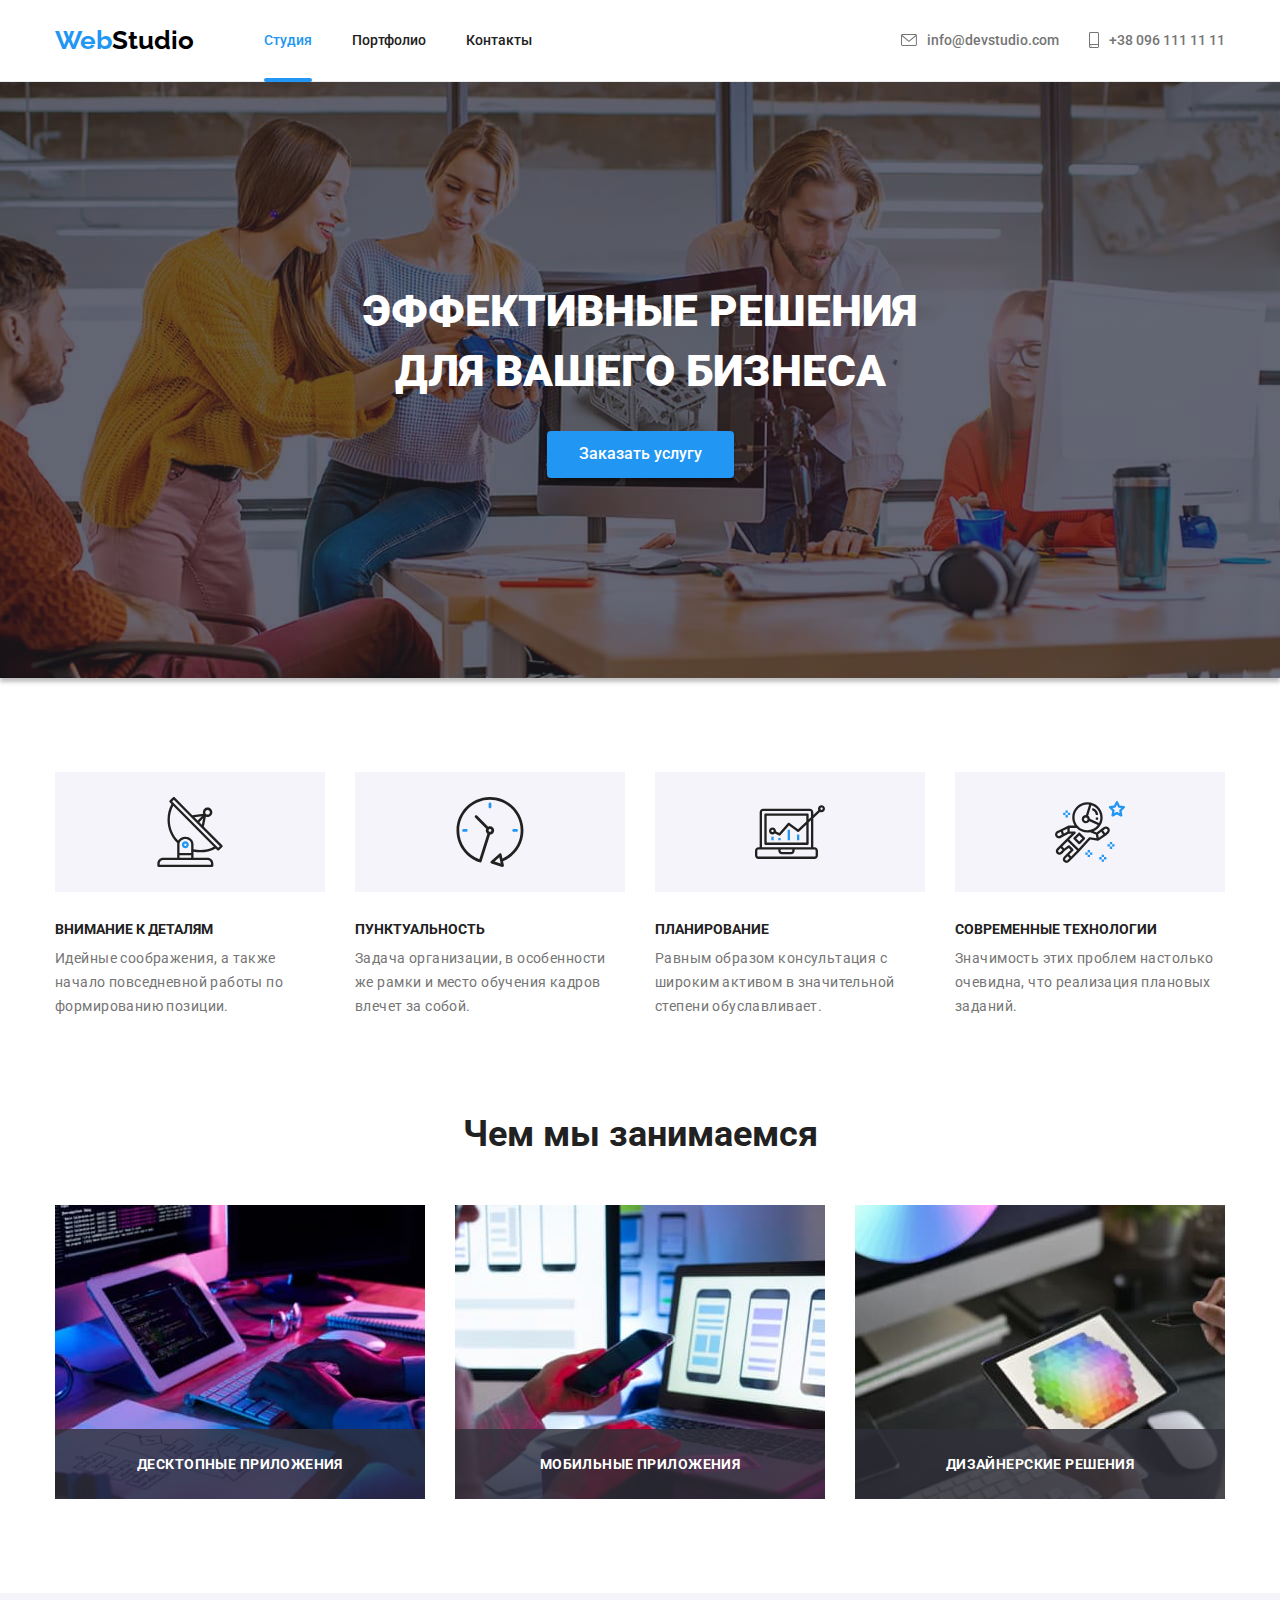
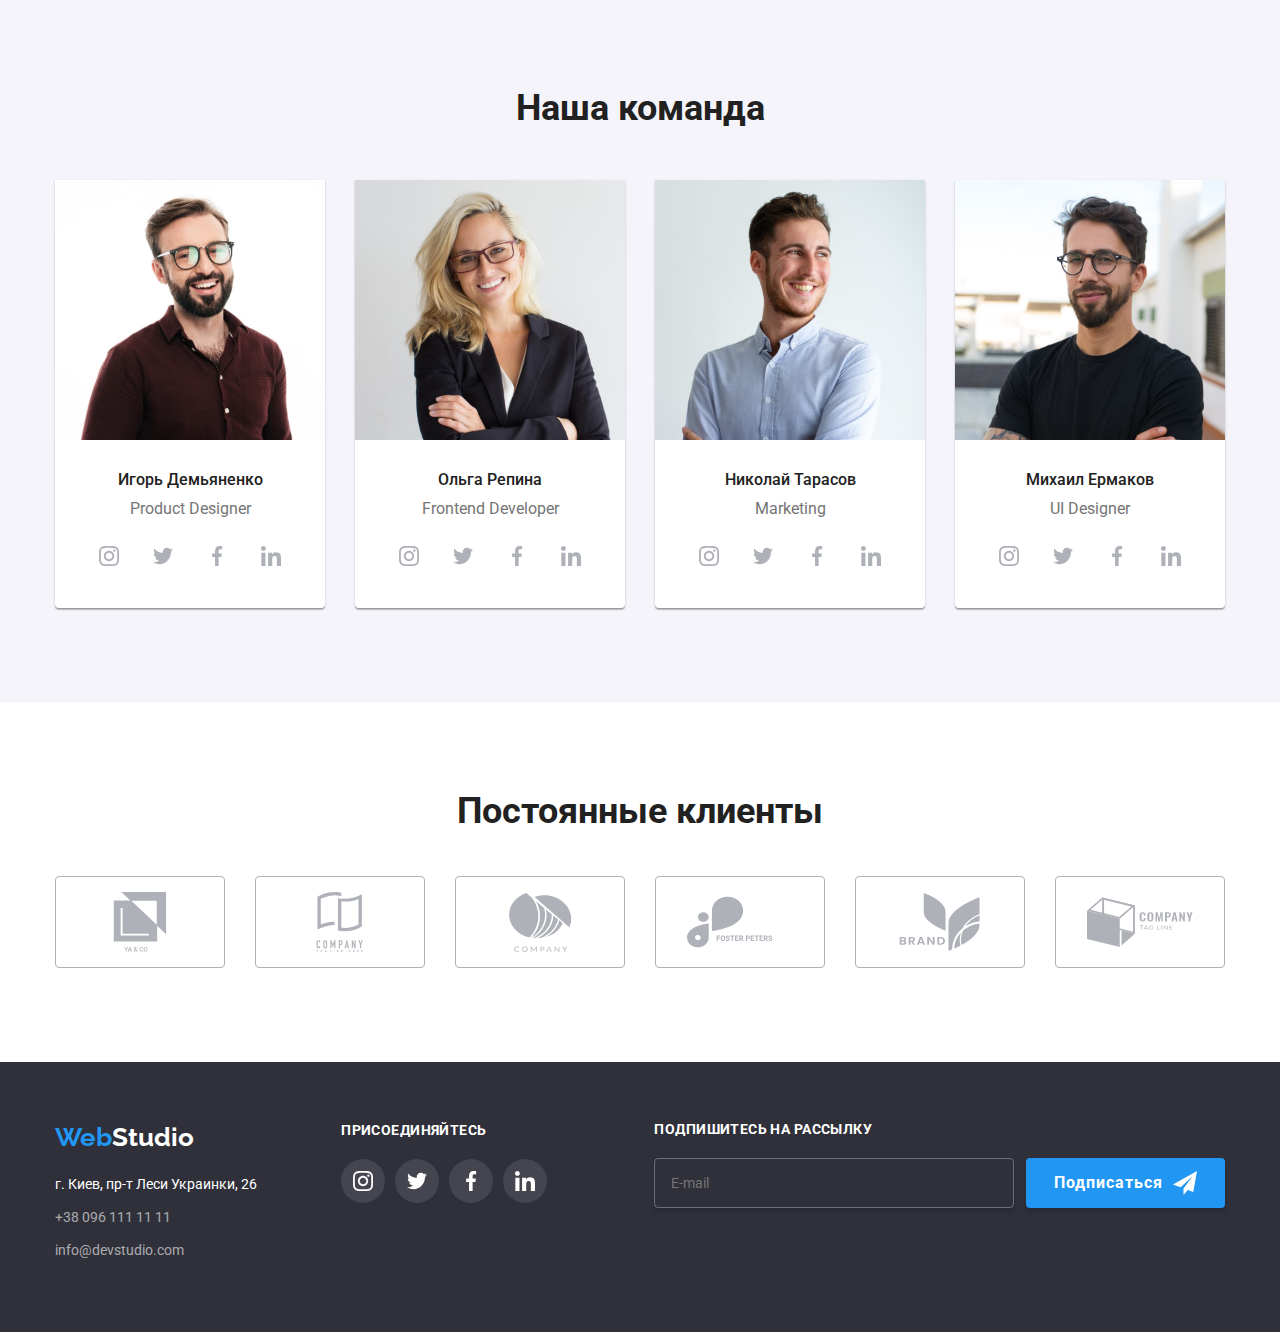
<file: index.html>
<!DOCTYPE html>
<html lang="en">
  <head>
    <meta charset="UTF-8" />
    <meta http-equiv="X-UA-Compatible" content="IE=edge" />
    <meta name="viewport" content="width=device-width, initial-scale=1.0" />

    <title>Студия</title>

    <link rel="preconnect" href="https://fonts.googleapis.com" />
    <link rel="preconnect" href="https://fonts.gstatic.com" crossorigin />
    <link
      href="https://fonts.googleapis.com/css2?family=Raleway:wght@700&family=Roboto:wght@400;500;700;900&display=swap"
      rel="stylesheet"
    />
    <link rel="stylesheet" href="./css/main.min.css" />
  </head>
  <body>
    <header class="header">
      <div class="container">
        <nav class="nav">
          <a href="./index.html" class="logo"
            ><span class="logo-accent">Web</span>Studio</a
          >
          <ul class="site-nav">
            <li class="site-nav__unit nav-unit">
              <a class="current" href="./index.html">Студия</a>
            </li>
            <li class="site-nav__unit">
              <a href="./portfolio.html">Портфолио</a>
            </li>
            <li class="site-nav__unit"><a href="#">Контакты</a></li>
          </ul>
        </nav>
        <ul class="header-contacts">
          <li class="header-contacts__unit">
            <a
              class="header-contacts__link mail"
              href="mailto:info@devstudio.com"
            >
              <svg class="header-contacts__icon" width="16" height="12">
                <use href="images/index/icons.svg#icon-envelope"></use>
              </svg>
              info@devstudio.com</a
            >
          </li>
          <li class="header-contacts__unit">
            <a class="header-contacts__link tel" href="tel:+380961111111">
              <svg class="header-contacts__icon" width="10" height="16">
                <use href="images/index/icons.svg#icon-smartphone"></use>
              </svg>
              +38 096 111 11 11</a
            >
          </li>
        </ul>
      </div>
    </header>

    <main>
      <section class="business-solutions section">
        <div class="container">
          <h1 class="business-solutions__main-header">
            Эффeктивные решения<br />для вашего бизнеса
          </h1>
          <button
            class="business-solutions__main-button button"
            type="button"
            data-modal-open
          >
            Заказать услугу
          </button>
        </div>
      </section>

      <section class="ocupation section">
        <div class="container">
          <h2 class="visually-hidden title">Род занятий</h2>
          <ul class="ocupation-list">
            <li class="ocupation-list__unit">
              <div class="ocupation-list__svg">
                <svg>
                  <use href="./images/index/icons.svg#icon-antenna"></use>
                </svg>
              </div>
              <h3 class="ocupation-list__title title">внимание к деталям</h3>
              <p class="text">
                Идейные соображения, а также начало повседневной работы по
                формированию позиции.
              </p>
            </li>
            <li class="ocupation-list__unit">
              <div class="ocupation-list__svg">
                <svg>
                  <use href="./images/index/icons.svg#icon-clock"></use>
                </svg>
              </div>
              <h3 class="ocupation-list__title title">пунктуальность</h3>
              <p class="text">
                Задача организации, в особенности же рамки и место обучения
                кадров влечет за собой.
              </p>
            </li>
            <li class="ocupation-list__unit">
              <div class="ocupation-list__svg">
                <svg>
                  <use href="./images/index/icons.svg#icon-diagram"></use>
                </svg>
              </div>
              <h3 class="ocupation-list__title title">плaнирование</h3>
              <p class="text">
                Равным образом консультация с широким активом в значительной
                степени обуславливает.
              </p>
            </li>
            <li class="ocupation-list__unit">
              <div class="ocupation-list__svg">
                <svg>
                  <use href="./images/index/icons.svg#icon-astronaut"></use>
                </svg>
              </div>
              <h3 class="ocupation-list__title title">
                современные технологии
              </h3>
              <p class="text">
                Значимость этих проблем настолько очевидна, что реализация
                плановых заданий.
              </p>
            </li>
          </ul>
        </div>
      </section>
      <section class="ocupation-pics section">
        <div class="container">
          <h2 class="title">Чем мы занимаемся</h2>
          <ul class="ocupation-pics-block">
            <li>
              <div class="ocupation-pics-block__unit">
                <img
                  src="./images/index/boxone.jpg"
                  alt="working process"
                  width="370"
                />
                <p>Десктопные приложения</p>
              </div>
            </li>
            <li>
              <div class="ocupation-pics-block__unit">
                <img
                  src="./images/index/boxtwo.jpg"
                  alt="working process"
                  width="370"
                />
                <p>Мобильные приложения</p>
              </div>
            </li>
            <li>
              <div class="ocupation-pics-block__unit">
                <img
                  src="./images/index/boxthree.jpg"
                  alt="working process"
                  width="370"
                />
                <p>Дизайнерские решения</p>
              </div>
            </li>
          </ul>
        </div>
      </section>

      <section class="team section">
        <div class="container">
          <h2 class="title">Наша команда</h2>
          <ul class="team-list">
            <li class="team-list__unit">
              <img src="./images/index/unitone.jpg" alt="worker" width="270" />
              <div class="team-list__box">
                <h3 class="title team-list__unit-name">Игорь Демьяненко</h3>
                <p class="team-list__position">Product Designer</p>
                <ul class="hot-links">
                  <li class="hot-links__unit">
                    <a href="" class="hot-links__icon-link">
                      <svg class="hot-links__svg">
                        <use
                          href="./images/index/icons.svg#icon-instagram"
                        ></use>
                      </svg>
                    </a>
                  </li>
                  <li class="hot-links__unit">
                    <a href="" class="hot-links__icon-link">
                      <svg class="hot-links__svg">
                        <use href="./images/index/icons.svg#icon-twitter"></use>
                      </svg>
                    </a>
                  </li>
                  <li class="hot-links__unit">
                    <a href="" class="hot-links__icon-link">
                      <svg class="hot-links__svg">
                        <use
                          href="./images/index/icons.svg#icon-facebook"
                        ></use>
                      </svg>
                    </a>
                  </li>
                  <li class="hot-links__unit">
                    <a href="" class="hot-links__icon-link">
                      <svg class="hot-links__svg">
                        <use
                          href="./images/index/icons.svg#icon-linkedin"
                        ></use>
                      </svg>
                    </a>
                  </li>
                </ul>
              </div>
            </li>
            <li class="team-list__unit">
              <img src="./images/index/unittwo.jpg" alt="worker" width="270" />
              <div class="team-list__box">
                <h3 class="title team-list__unit-name">Ольга Репина</h3>
                <p class="team-list__position">Frontend Developer</p>
                <ul class="hot-links">
                  <li class="hot-links__unit">
                    <a href="" class="hot-links__icon-link">
                      <svg class="hot-links__svg">
                        <use
                          href="./images/index/icons.svg#icon-instagram"
                        ></use>
                      </svg>
                    </a>
                  </li>
                  <li class="hot-links__unit">
                    <a href="" class="hot-links__icon-link">
                      <svg class="hot-links__svg">
                        <use href="./images/index/icons.svg#icon-twitter"></use>
                      </svg>
                    </a>
                  </li>
                  <li class="hot-links__unit">
                    <a href="" class="hot-links__icon-link">
                      <svg class="hot-links__svg">
                        <use
                          href="./images/index/icons.svg#icon-facebook"
                        ></use>
                      </svg>
                    </a>
                  </li>
                  <li class="hot-links__unit">
                    <a href="" class="hot-links__icon-link">
                      <svg class="hot-links__svg">
                        <use
                          href="./images/index/icons.svg#icon-linkedin"
                        ></use>
                      </svg>
                    </a>
                  </li>
                </ul>
              </div>
            </li>
            <li class="team-list__unit">
              <img
                src="./images/index/unitthree.jpg"
                alt="worker"
                width="270"
              />
              <div class="team-list__box">
                <h3 class="title team-list__unit-name">Николай Тарасов</h3>
                <p class="team-list__position">Marketing</p>
                <ul class="hot-links">
                  <li class="hot-links__unit">
                    <a href="" class="hot-links__icon-link">
                      <svg class="hot-links__svg">
                        <use
                          href="./images/index/icons.svg#icon-instagram"
                        ></use>
                      </svg>
                    </a>
                  </li>
                  <li class="hot-links__unit">
                    <a href="" class="hot-links__icon-link">
                      <svg class="hot-links__svg">
                        <use href="./images/index/icons.svg#icon-twitter"></use>
                      </svg>
                    </a>
                  </li>
                  <li class="hot-links__unit">
                    <a href="" class="hot-links__icon-link">
                      <svg class="hot-links__svg">
                        <use
                          href="./images/index/icons.svg#icon-facebook"
                        ></use>
                      </svg>
                    </a>
                  </li>
                  <li class="hot-links__unit">
                    <a href="" class="hot-links__icon-link">
                      <svg class="hot-links__svg">
                        <use
                          href="./images/index/icons.svg#icon-linkedin"
                        ></use>
                      </svg>
                    </a>
                  </li>
                </ul>
              </div>
            </li>
            <li class="team-list__unit">
              <img src="./images/index/unitfour.jpg" alt="worker" width="270" />
              <div class="team-list__box">
                <h3 class="title team-list__unit-name">Михаил Ермаков</h3>
                <p class="team-list__position">UI Designer</p>
                <ul class="hot-links">
                  <li class="hot-links__unit">
                    <a href="" class="hot-links__icon-link">
                      <svg class="hot-links__svg">
                        <use
                          href="./images/index/icons.svg#icon-instagram"
                        ></use>
                      </svg>
                    </a>
                  </li>
                  <li class="hot-links__unit">
                    <a href="" class="hot-links__icon-link">
                      <svg class="hot-links__svg">
                        <use href="./images/index/icons.svg#icon-twitter"></use>
                      </svg>
                    </a>
                  </li>
                  <li class="hot-links__unit">
                    <a href="" class="hot-links__icon-link">
                      <svg class="hot-links__svg">
                        <use
                          href="./images/index/icons.svg#icon-facebook"
                        ></use>
                      </svg>
                    </a>
                  </li>
                  <li class="hot-links__unit">
                    <a href="" class="hot-links__icon-link">
                      <svg class="hot-links__svg">
                        <use
                          href="./images/index/icons.svg#icon-linkedin"
                        ></use>
                      </svg>
                    </a>
                  </li>
                </ul>
              </div>
            </li>
          </ul>
        </div>
      </section>
      <section class="constant-clients section">
        <div class="container">
          <h2 class="constant-clients__header title">Постоянные клиенты</h2>
          <ul class="constant-clients-list">
            <li class="constant-clients-list__unit">
              <a href="" class="constant-clients-list__companies">
                <svg>
                  <use href="images/index/icons.svg#icon-group1"></use>
                </svg>
              </a>
            </li>
            <li class="constant-clients-list__unit">
              <a href="" class="constant-clients-list__companies">
                <svg>
                  <use href="images/index/icons.svg#icon-group2"></use>
                </svg>
              </a>
            </li>
            <li class="constant-clients-list__unit">
              <a href="" class="constant-clients-list__companies">
                <svg>
                  <use href="images/index/icons.svg#icon-group3"></use>
                </svg>
              </a>
            </li>
            <li class="constant-clients-list__unit">
              <a href="" class="constant-clients-list__companies">
                <svg>
                  <use href="images/index/icons.svg#icon-group4"></use>
                </svg>
              </a>
            </li>
            <li class="constant-clients-list__unit">
              <a href="" class="constant-clients-list__companies">
                <svg>
                  <use href="images/index/icons.svg#icon-group5"></use>
                </svg>
              </a>
            </li>
            <li class="constant-clients-list__unit">
              <a href="" class="constant-clients-list__companies">
                <svg>
                  <use href="images/index/icons.svg#icon-group6"></use>
                </svg>
              </a>
            </li>
          </ul>
        </div>
      </section>
    </main>

    <footer class="footer">
      <div class="container">
        <div class="left-footer">
          <a href="./index.html" class="logo"
            ><span class="logo-accent">Web</span>Studio</a
          >
          <address>
            <ul class="footer-contacts">
              <li>
                <a class="footer-contacts__map-mark" href="#"
                  >г. Киев, пр-т Леси Украинки, 26</a
                >
              </li>
              <li>
                <a class="footer-contacts__tel contact" href="tel:+380961111111"
                  >+38 096 111 11 11</a
                >
              </li>
              <li>
                <a
                  class="footer-contacts__mail contact"
                  href="mailto:info@devstudio.com"
                  >info@devstudio.com</a
                >
              </li>
            </ul>
          </address>
        </div>
        <div class="footer__join">
          <span>присоединяйтесь</span>
          <ul class="hot-links">
            <li class="hot-links__unit">
              <a href="" class="hot-links__icon-link">
                <svg class="hot-links__svg">
                  <use href="./images/index/icons.svg#icon-instagram"></use>
                </svg>
              </a>
            </li>
            <li class="hot-links__unit">
              <a href="" class="hot-links__icon-link">
                <svg class="hot-links__svg">
                  <use href="./images/index/icons.svg#icon-twitter"></use>
                </svg>
              </a>
            </li>
            <li class="hot-links__unit">
              <a href="" class="hot-links__icon-link">
                <svg class="hot-links__svg">
                  <use href="./images/index/icons.svg#icon-facebook"></use>
                </svg>
              </a>
            </li>
            <li class="hot-links__unit">
              <a href="" class="hot-links__icon-link">
                <svg class="hot-links__svg">
                  <use href="./images/index/icons.svg#icon-linkedin"></use>
                </svg>
              </a>
            </li>
          </ul>
        </div>
        <div class="subscribe">
          <form class="subscribe__form">
            <h2 class="subscribe__header">Подпишитесь на рассылку</h2>
            <div class="subscribe__wrapper">
              <input
                type="mail"
                class="subscribe__input"
                placeholder="E-mail"
              />
              <button type="submit" class="subscribe__submit button">
                Подписаться
                <span class="telegramm-span">
                  <svg>
                    <use href="./images/index/icons.svg#icon-send"></use>
                  </svg>
                </span>
              </button>
            </div>
          </form>
        </div>
      </div>
    </footer>

    <div class="backdrop is-hidden" data-modal>
      <div class="modal">
        <button type="button" class="close-backdrop" data-modal-close>
          <span class="strange-span">
            <svg>
              <use href="./images/index/icons.svg#icon-close"></use>
            </svg>
          </span>
        </button>
        <form class="index-form">
          <h2 class="index-form__header title">
            Оставьте свои данные, мы вам перезвоним
          </h2>
          <label for="name">Имя</label>

          <div class="common-form">
            <input type="text" name="name" id="name" class="common-input" />
            <svg>
              <use href="./images/index/icons.svg#icon-person"></use>
            </svg>
          </div>

          <label for="tel">Телефон</label>
          <div class="common-form">
            <input type="tel" name="tel" id="tel" class="common-input" />
            <svg>
              <use href="./images/index/icons.svg#icon-phone"></use>
            </svg>
          </div>

          <label for="mail">Почта</label>
          <div class="common-form">
            <input type="email" name="mail" id="email" class="common-input" />
            <svg>
              <use href="./images/index/icons.svg#icon-email"></use>
            </svg>
          </div>

          <label for="comment">Комментарий</label>
          <textarea
            name="comment"
            id="comment"
            placeholder="Введите текст"
            class="common-input"
          ></textarea>
          <div class="index-checkbox-field">
            <label for="agreement" class="index-checkbox">
              <input
                type="checkbox"
                name="agreement"
                id="agreement"
                class="checkbox-itself"
              />
              Соглашаюсь с рассылкой и принимаю &nbsp
              <a href="" class="agreement-link"> Условия договора</a>
              <span class="agreement-check">
                <svg>
                  <use href="./images/index/icons.svg#icon-check"></use>
                </svg>
              </span>
            </label>
          </div>
          <button type="submit" class="index-form-button">Отправить</button>
        </form>
      </div>
    </div>
    <script src="./js/modal.js"></script>
  </body>
</html>
</file>
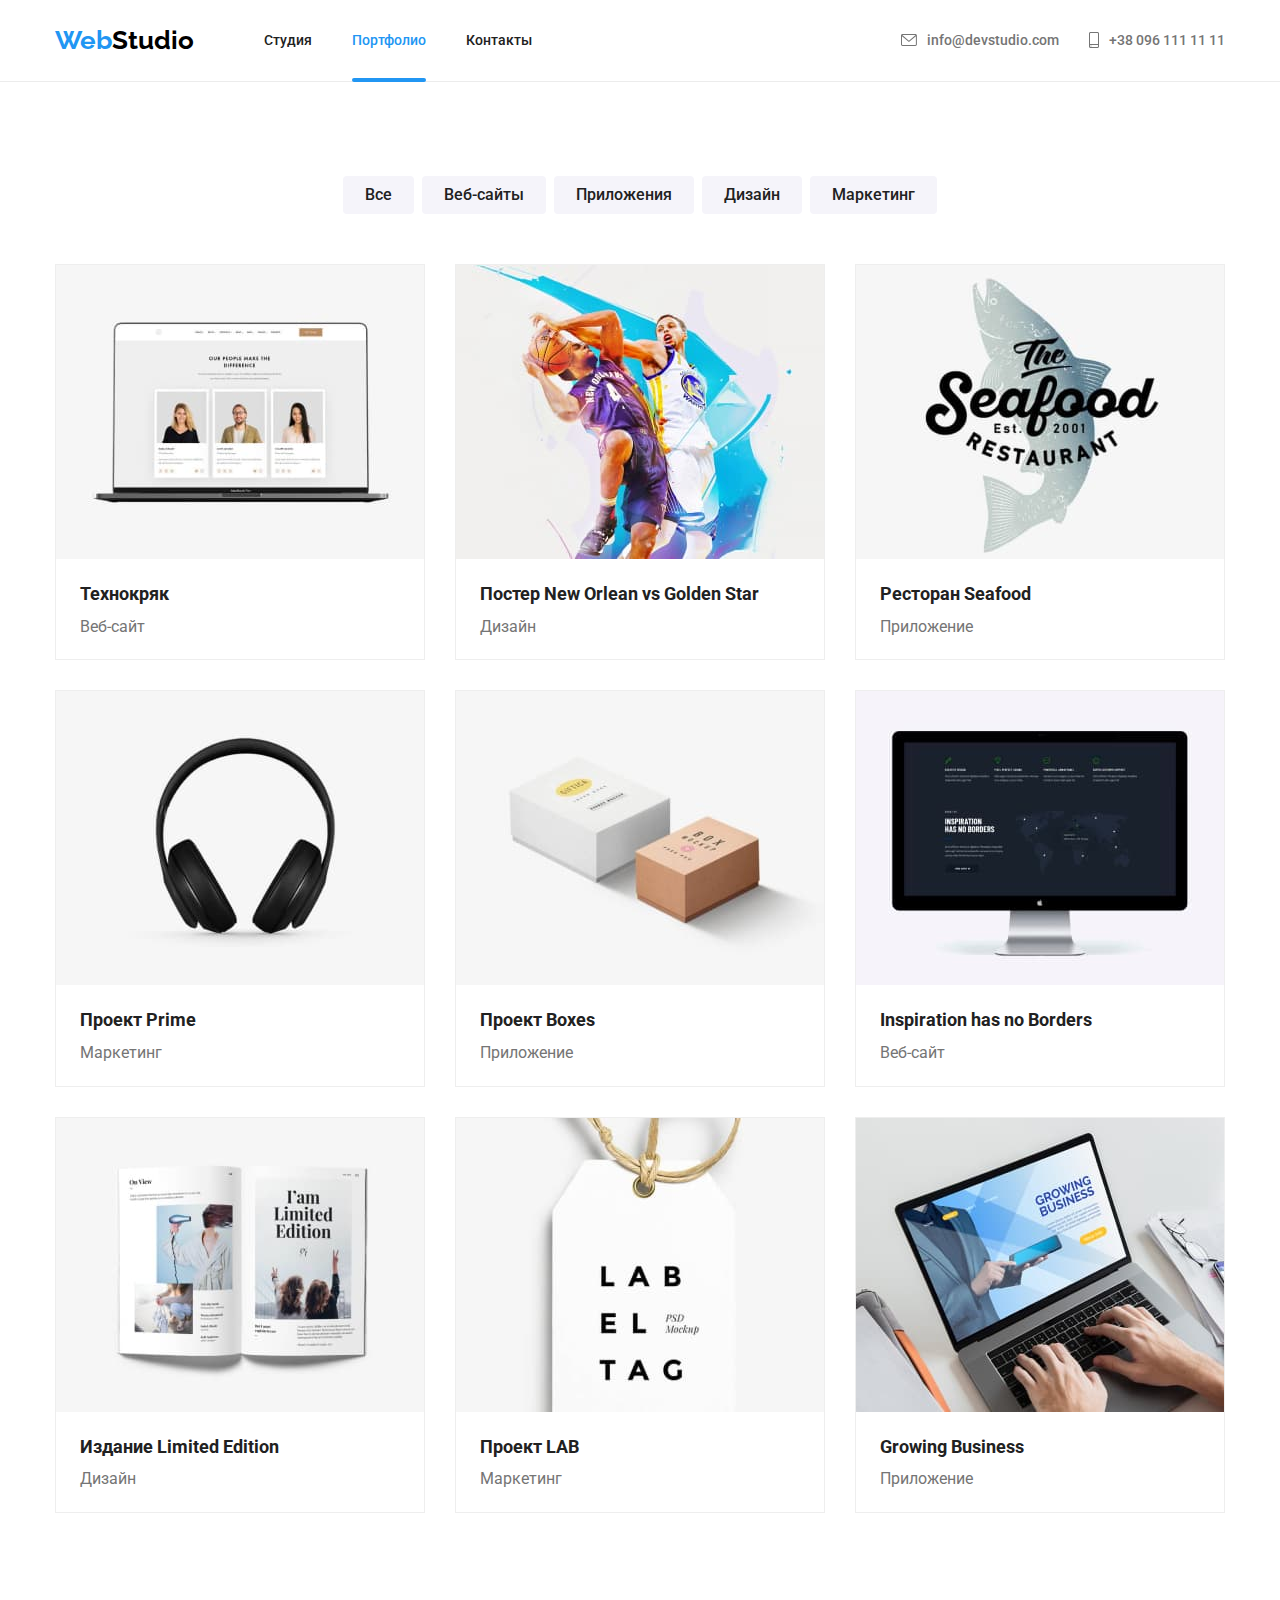
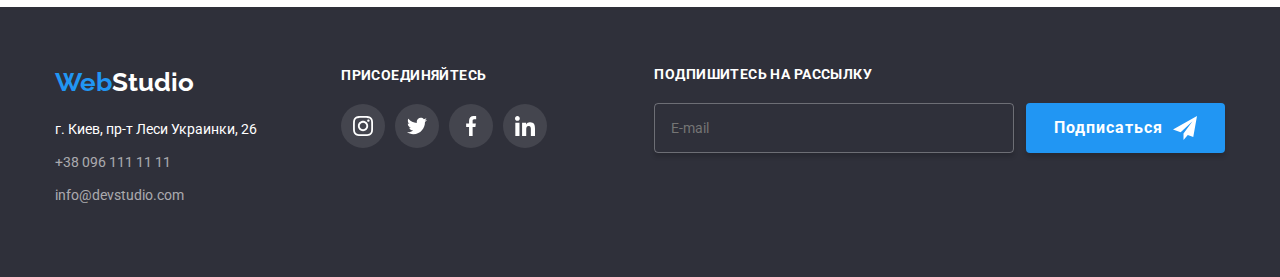
<file: portfolio.html>
<!DOCTYPE html>
<html lang="en">
  <head>
    <meta charset="UTF-8" />
    <meta http-equiv="X-UA-Compatible" content="IE=edge" />
    <meta name="viewport" content="width=device-width, initial-scale=1.0" />
    <title>Портфолио</title>
    <link rel="preconnect" href="https://fonts.googleapis.com" />
    <link rel="preconnect" href="https://fonts.gstatic.com" crossorigin />
    <link
      href="https://fonts.googleapis.com/css2?family=Raleway:wght@700&family=Roboto:wght@400;500;700;900&display=swap"
      rel="stylesheet"
    />

    <link rel="stylesheet" href="./css/main.min.css" />
  </head>
  <body>
    <header class="header">
      <div class="container">
        <nav class="nav">
          <a href="./index.html" class="logo"
            ><span class="logo-accent">Web</span>Studio</a
          >
          <ul class="site-nav">
            <li class="site-nav__unit nav-unit">
              <a href="./index.html">Студия</a>
            </li>
            <li class="site-nav__unit">
              <a class="current" href="./portfolio.html">Портфолио</a>
            </li>
            <li class="site-nav__unit"><a href="#">Контакты</a></li>
          </ul>
        </nav>
        <ul class="header-contacts">
          <li class="header-contacts__unit">
            <a
              class="header-contacts__link mail"
              href="mailto:info@devstudio.com"
            >
              <svg class="header-contacts__icon" width="16" height="12">
                <use href="images/index/icons.svg#icon-envelope"></use>
              </svg>
              info@devstudio.com</a
            >
          </li>
          <li class="header-contacts__unit">
            <a class="header-contacts__link tel" href="tel:+380961111111">
              <svg class="header-contacts__icon" width="10" height="16">
                <use href="images/index/icons.svg#icon-smartphone"></use>
              </svg>
              +38 096 111 11 11</a
            >
          </li>
        </ul>
      </div>
    </header>

    <main>
      <section class="filter section">
        <div class="container">
          <h1 class="visually-hidden">Filter</h1>
          <ul class="filter-buttons">
            <li><button type="button" class="button">Все</button></li>
            <li><button type="button" class="button">Веб-сайты</button></li>
            <li><button type="button" class="button">Приложения</button></li>
            <li><button type="button" class="button">Дизайн</button></li>
            <li><button type="button" class="button">Маркетинг</button></li>
          </ul>
          <ul class="filter-list">
            <li class="filter-list__list-unit">
              <div class="filter-list__unit-active">
                <img
                  src="./images/portfolio/imgone.jpg"
                  alt="notebook"
                  width="370"
                />
                <p class="filter-list__active-text">
                  Технокряк это современная площадка распространения
                  коронавируса. Компании используют эту платформу для цифрового
                  шпионажа и атак на защищённые сервера конкурентов.
                </p>
              </div>
              <div class="list-unit__content">
                <h2>Технокряк</h2>
                <p>Веб-сайт</p>
              </div>
            </li>
            <li class="filter-list__list-unit">
              <div class="filter-list__unit-active">
                <img
                  src="./images/portfolio/imgtwo.jpg"
                  alt="bascketball poster"
                  width="370"
                />
                <p class="filter-list__active-text">
                  Технокряк это современная площадка распространения
                  коронавируса. Компании используют эту платформу для цифрового
                  шпионажа и атак на защищённые сервера конкурентов.
                </p>
              </div>
              <div class="list-unit__content">
                <h2>Постер New Orlean vs Golden Star</h2>
                <p>Дизайн</p>
              </div>
            </li>
            <li class="filter-list__list-unit">
              <div class="filter-list__unit-active">
                <img
                  src="./images/portfolio/imgthree.jpg"
                  alt="seafood restaurant poster"
                  width="370"
                />
                <p class="filter-list__active-text">
                  Технокряк это современная площадка распространения
                  коронавируса. Компании используют эту платформу для цифрового
                  шпионажа и атак на защищённые сервера конкурентов.
                </p>
              </div>
              <div class="list-unit__content">
                <h2>Ресторан Seafood</h2>
                <p>Приложение</p>
              </div>
            </li>
            <li class="filter-list__list-unit">
              <div class="filter-list__unit-active">
                <img
                  src="./images/portfolio/imgfour.jpg"
                  alt="headphone"
                  width="370"
                />
                <p class="filter-list__active-text">
                  Технокряк это современная площадка распространения
                  коронавируса. Компании используют эту платформу для цифрового
                  шпионажа и атак на защищённые сервера конкурентов.
                </p>
              </div>
              <div class="list-unit__content">
                <h2>Проект Prime</h2>
                <p>Маркетинг</p>
              </div>
            </li>
            <li class="filter-list__list-unit">
              <div class="filter-list__unit-active">
                <img
                  src="./images/portfolio/imgfive.jpg"
                  alt="two boxes"
                  width="370"
                />
                <p class="filter-list__active-text">
                  Технокряк это современная площадка распространения
                  коронавируса. Компании используют эту платформу для цифрового
                  шпионажа и атак на защищённые сервера конкурентов.
                </p>
              </div>
              <div class="list-unit__content">
                <h2>Проект Boxes</h2>
                <p>Приложение</p>
              </div>
            </li>
            <li class="filter-list__list-unit">
              <div class="filter-list__unit-active">
                <img
                  src="images/portfolio/imgsix.jpg"
                  alt="monitor"
                  width="370"
                />
                <p class="filter-list__active-text">
                  Технокряк это современная площадка распространения
                  коронавируса. Компании используют эту платформу для цифрового
                  шпионажа и атак на защищённые сервера конкурентов.
                </p>
              </div>
              <div class="list-unit__content">
                <h2>Inspiration has no Borders</h2>
                <p>Веб-сайт</p>
              </div>
            </li>
            <li class="filter-list__list-unit">
              <div class="filter-list__unit-active">
                <img
                  src="./images/portfolio/imgseven.jpg"
                  alt="book"
                  width="370"
                />
                <p class="filter-list__active-text">
                  Технокряк это современная площадка распространения
                  коронавируса. Компании используют эту платформу для цифрового
                  шпионажа и атак на защищённые сервера конкурентов.
                </p>
              </div>
              <div class="list-unit__content">
                <h2>Издание Limited Edition</h2>
                <p>Дизайн</p>
              </div>
            </li>
            <li class="filter-list__list-unit">
              <div class="filter-list__unit-active">
                <img
                  src="./images/portfolio/imgeight.jpg"
                  alt="label"
                  width="370"
                />
                <p class="filter-list__active-text">
                  Технокряк это современная площадка распространения
                  коронавируса. Компании используют эту платформу для цифрового
                  шпионажа и атак на защищённые сервера конкурентов.
                </p>
              </div>
              <div class="list-unit__content">
                <h2>Проект LAB</h2>
                <p>Маркетинг</p>
              </div>
            </li>
            <li class="filter-list__list-unit">
              <div class="filter-list__unit-active">
                <img
                  src="./images/portfolio/imgnine.jpg"
                  alt="notebook"
                  width="370"
                />
                <p class="filter-list__active-text">
                  Технокряк это современная площадка распространения
                  коронавируса. Компании используют эту платформу для цифрового
                  шпионажа и атак на защищённые сервера конкурентов.
                </p>
              </div>
              <div class="list-unit__content">
                <h2>Growing Business</h2>
                <p>Приложение</p>
              </div>
            </li>
          </ul>
        </div>
      </section>
    </main>

    <footer class="footer">
      <div class="container">
        <div class="left-footer">
          <a href="./index.html" class="logo"
            ><span class="logo-accent">Web</span>Studio</a
          >
          <address>
            <ul class="footer-contacts">
              <li>
                <a class="footer-contacts__map-mark" href="#"
                  >г. Киев, пр-т Леси Украинки, 26</a
                >
              </li>
              <li>
                <a class="footer-contacts__tel contact" href="tel:+380961111111"
                  >+38 096 111 11 11</a
                >
              </li>
              <li>
                <a
                  class="footer-contacts__mail contact"
                  href="mailto:info@devstudio.com"
                  >info@devstudio.com</a
                >
              </li>
            </ul>
          </address>
        </div>
        <div class="footer__join">
          <span>присоединяйтесь</span>
          <ul class="hot-links">
            <li class="hot-links__unit">
              <a href="" class="hot-links__icon-link">
                <svg class="hot-links__svg">
                  <use href="./images/index/icons.svg#icon-instagram"></use>
                </svg>
              </a>
            </li>
            <li class="hot-links__unit">
              <a href="" class="hot-links__icon-link">
                <svg class="hot-links__svg">
                  <use href="./images/index/icons.svg#icon-twitter"></use>
                </svg>
              </a>
            </li>
            <li class="hot-links__unit">
              <a href="" class="hot-links__icon-link">
                <svg class="hot-links__svg">
                  <use href="./images/index/icons.svg#icon-facebook"></use>
                </svg>
              </a>
            </li>
            <li class="hot-links__unit">
              <a href="" class="hot-links__icon-link">
                <svg class="hot-links__svg">
                  <use href="./images/index/icons.svg#icon-linkedin"></use>
                </svg>
              </a>
            </li>
          </ul>
        </div>
        <div class="subscribe">
          <form class="subscribe__form">
            <h2 class="subscribe__header">Подпишитесь на рассылку</h2>
            <div class="subscribe__wrapper">
              <input
                type="mail"
                class="subscribe__input"
                placeholder="E-mail"
              />
              <button type="submit" class="subscribe__submit button">
                Подписаться
                <span class="telegramm-span">
                  <svg>
                    <use href="./images/index/icons.svg#icon-send"></use>
                  </svg>
                </span>
              </button>
            </div>
          </form>
        </div>
      </div>
    </footer>
  </body>
</html>
</file>
<file: css/main.min.css>
/*! modern-normalize v1.1.0 | MIT License | https://github.com/sindresorhus/modern-normalize */*,::before,::after{box-sizing:border-box}html{line-height:1.15;-webkit-text-size-adjust:100%;-moz-tab-size:4;tab-size:4}body{margin:0;font-family:system-ui,-apple-system,"Segoe UI",Roboto,Helvetica,Arial,sans-serif,"Apple Color Emoji","Segoe UI Emoji"}hr{height:0;color:inherit}abbr[title]{text-decoration:underline dotted}b,strong{font-weight:bolder}code,kbd,samp,pre{font-family:ui-monospace, SFMono-Regular, Consolas, 'Liberation Mono', Menlo, monospace;font-size:1em}small{font-size:80%}sub,sup{font-size:75%;line-height:0;position:relative;vertical-align:baseline}sub{bottom:-0.25em}sup{top:-0.5em}table{text-indent:0;border-color:inherit}button,input,optgroup,select,textarea{font-family:inherit;font-size:100%;line-height:1.15;margin:0}button,select{text-transform:none}button,[type='button'],[type='reset'],[type='submit']{-webkit-appearance:button}::-moz-focus-inner{border-style:none;padding:0}:-moz-focusring{outline:1px dotted ButtonText}:-moz-ui-invalid{box-shadow:none}legend{padding:0}progress{vertical-align:baseline}::-webkit-inner-spin-button,::-webkit-outer-spin-button{height:auto}[type='search']{-webkit-appearance:textfield;outline-offset:-2px}::-webkit-search-decoration{-webkit-appearance:none}::-webkit-file-upload-button{-webkit-appearance:button;font:inherit}summary{display:list-item}html{box-sizing:border-box}.container{width:1200px;padding:0px 15px 0px 15px;margin:auto}.section{padding:94px 0}h1,h2,h3,h4,h5,h6{margin:0px;padding:0px}img{display:block}p{margin:0px}body{font-family:"Roboto", sans-serif;background-color:var(--primary-white-color);color:var(--primary-txt-color);font-size:14px;line-height:1.2}ul{list-style:none;margin:0px;padding:0px}:root{--primary-txt-color: #757575;--title-txt-color: #212121;--accent-txt-color: #2196f3;--primary-white-color: #ffffff;--primary-black-color: #000000;--footer-secondary-color: rgba(255, 255, 255, 0.6);--footer-tertiary-color: rgba(255, 255, 255, 0.1);--bg-main-color: #2f303a;--button-bg-color: #f5f4fa;--border-filter-box: #eeeeee;--border-bottom-for-nav: #ececec;--icon-main-color: #afb1b8}.text{font-weight:400;font-size:14px;line-height:1.71;letter-spacing:0.03em;width:270px}.button{color:var(--title-txt-color);font-family:inherit;cursor:pointer;font-size:16px;font-weight:500;line-height:1.63;padding:6px 22px;border:none;border-radius:4px;background-color:var(--button-bg-color);transition-property:background-color;transition-duration:250ms;transition-timing-function:cubic-bezier(0.4, 0, 0.2, 1)}.title{color:var(--title-txt-color)}.visually-hidden,.visually-hidden.title{position:absolute;white-space:nowrap;width:1px;height:1px;overflow:hidden;border:0;padding:0;clip:rect(0 0 0 0);clip-path:inset(50%);margin:-1px}.logo{color:var(--primary-black-color);text-decoration:none;font-size:26px;line-height:1.19;font-family:"Raleway", sans-serif;font-weight:700}.logo .logo-accent{color:var(--accent-txt-color)}header{border-bottom:1px solid var(--border-bottom-for-nav)}header .container{display:flex;align-items:center}.nav{display:flex;align-items:center}.site-nav{display:flex;margin-left:70px}.site-nav__unit:not(:last-child){margin-right:40px}.site-nav__unit a{display:inline-block;color:var(--title-txt-color);text-decoration:none;padding:32px 0px;transition-property:color;transition-duration:250ms;transition-timing-function:cubic-bezier(0.4, 0, 0.2, 1)}.site-nav__unit a:hover,.site-nav__unit a:focus{color:var(--accent-txt-color)}.site-nav__unit .current{color:var(--accent-txt-color);position:relative}header ul{font-weight:500}header .header-contacts__link:hover,header .header-contacts__link:focus{color:var(--accent-txt-color);fill:var(--accent-txt-color)}header .header-contacts__link{color:var(--primary-txt-color);text-decoration:none;fill:var(--primary-txt-color);transition-property:color, fill;transition-duration:250ms;transition-timing-function:cubic-bezier(0.4, 0, 0.2, 1)}.mail,.tel{display:flex;align-items:center}.header-contacts__icon{margin-right:10px}.current::after{content:"";display:block;position:absolute;bottom:-1px;width:100%;height:4px;border-radius:2px;background-color:var(--accent-txt-color)}.header-contacts{display:flex;margin-left:auto}.header-contacts .header-contacts__unit:not(:last-child){margin-right:30px}.title.hidden-title{color:var(--primary-white-color)}.business-solutions{background-color:var(--bg-main-color);background-image:linear-gradient(rgba(47,48,58,0.4), rgba(47,48,58,0.4)),url(../images/index/heroimg.jpg);box-shadow:0px 4px 4px rgba(0,0,0,0.25);background-position:center;background-repeat:no-repeat;text-align:center}.business-solutions.section{padding:200px 0px}.business-solutions__main-header{text-align:center;padding-bottom:30px;color:var(--primary-white-color);line-height:1.36;font-size:44px;font-weight:900;text-transform:uppercase}.business-solutions__main-button.button{padding:10px 32px;margin-right:0}.business-solutions__main-button.button,.button:hover,.button:focus{color:var(--primary-white-color);background-color:var(--accent-txt-color);box-shadow:0px 3px 1px rgba(0,0,0,0.1),0px 1px 2px rgba(0,0,0,0.08),0px 2px 2px rgba(0,0,0,0.12)}.ocupation-list{display:flex}.ocupation-list__unit:not(:last-child){margin-right:30px}.ocupation-list__svg{display:flex;justify-content:center;align-items:center;align-content:center;background-color:var(--button-bg-color);height:120px;margin-bottom:30px}.ocupation-list__svg svg{width:70px;height:70px}.ocupation-pics.section{padding-top:0px}.ocupation-pics .title{font-size:36px;line-height:1.17;text-align:center;margin-bottom:50px}.ocupation-pics-block{display:flex}.ocupation-pics-block li:not(:last-child){margin-right:30px}.ocupation-pics-block li{position:relative}.ocupation-list__title.title{font-size:14px;line-height:1.14;text-transform:uppercase;margin-bottom:10px}.ocupation-pics-block__unit p{position:absolute;display:flex;align-items:center;justify-content:center;bottom:0;width:100%;height:70px;background-color:rgba(47,48,58,0.8);text-align:center;font-weight:700;letter-spacing:0.03em;text-transform:uppercase;line-height:calc(16 / 14);color:var(--primary-white-color)}.team{background-color:var(--button-bg-color)}.team .title{font-size:36px;line-height:1.17;text-align:center}.team h2{margin-bottom:50px}.team-list{display:flex}.team-list__box{padding:30px 0px}.team-list__unit{text-align:center;border-radius:0px 0px 4px 4px;box-shadow:0px 1px 3px rgba(0,0,0,0.12),0px 1px 1px rgba(0,0,0,0.14),0px 2px 1px rgba(0,0,0,0.2);background-color:var(--primary-white-color)}.team-list__unit .title.team-list__unit-name{font-size:16px;font-weight:500;line-height:1.19;margin-bottom:10px}.team-list__unit .team-list__position{font-size:16px;line-height:1.19;margin-bottom:16px}.team-list__unit:not(:last-child){margin-right:30px}.hot-links{display:flex;justify-content:center}.hot-links__unit{display:flex}.hot-links__unit:not(:last-child){margin-right:10px}.hot-links__unit a{width:44px;height:44px;background-color:var(--primary-white-color);fill:var(--icon-main-color);border-radius:50%;display:flex;justify-content:center;align-items:center;transition-property:background-color, fill;transition-duration:250ms;transition-timing-function:cubic-bezier(0.4, 0, 0.2, 1)}.hot-links__unit a:hover,.hot-links__unit a:focus{background-color:var(--accent-txt-color);fill:var(--primary-white-color)}.hot-links__svg{width:20px;height:20px}.constant-clients__header{text-align:center;font-size:36px;font-weight:700;line-height:calc(36 / 42);margin-bottom:50px}.constant-clients-list{display:flex}.constant-clients-list__unit:not(:last-child){margin-right:30px}.constant-clients-list__companies{width:170px;height:92px;display:flex;align-items:center;justify-content:center;border:1px solid var(--icon-main-color);border-radius:4px;fill:var(--icon-main-color);transition-property:background-color, fill;transition-duration:250ms;transition-timing-function:cubic-bezier(0.4, 0, 0.2, 1)}.constant-clients-list__companies:hover,.constant-clients-list__companies:focus{border:1px solid var(--accent-txt-color);fill:var(--accent-txt-color)}.constant-clients-list__companies svg{width:106px;height:60px}.filter-buttons,.filter-list{display:flex;flex-wrap:wrap;justify-content:center}.filter-buttons{margin-bottom:50px}.filter-buttons li:not(:last-child){margin-right:8px}.filter-list{margin:-15px}.filter-list__list-unit{border:1px solid var(--border-filter-box);width:370px;margin:15px}.filter-list__list-unit:hover{box-shadow:0px 1px 1px rgba(0,0,0,0.12),0px 4px 4px rgba(0,0,0,0.06),1px 4px 6px rgba(0,0,0,0.16)}.filter-list__list-unit h2{color:var(--title-txt-color);font-size:18px;line-height:1.71;margin-bottom:4px}.filter-list__list-unit p{font-size:16px;line-height:1.6}.filter-list__list-unit:hover .filter-list__active-text{transform:translateY(0)}.list-unit__content{padding:20px 24px}.filter-list__unit-active{position:relative;overflow:hidden}.filter-list__unit-active p{position:absolute;top:0;height:100%;width:100%;padding:63px 24px;background-color:rgba(33,150,243,0.9);color:var(--primary-white-color);font-size:18px;line-height:1.53;letter-spacing:0.03em;transform:translateY(100%);transition:transform 250ms cubic-bezier(0.4, 0, 0.2, 1)}.footer{background-color:var(--bg-main-color);padding:60px 0px}.footer .logo{color:var(--primary-white-color);display:inline-block;margin-bottom:20px}.footer .container{display:flex;justify-content:space-between}.footer-contacts{line-height:1.71}.footer-contacts li{margin-bottom:9px}.footer-contacts a{text-decoration:none}address{font-style:normal}address .footer-contacts__map-mark{color:var(--primary-white-color);transition-property:color;transition-duration:250ms;transition-timing-function:cubic-bezier(0.4, 0, 0.2, 1)}address .footer-contacts__map-mark:hover,address .footer-contacts__map-mark:focus,address .contact:hover,address .contact:focus{color:var(--accent-txt-color)}address .footer-contacts__tel,address .footer-contacts__mail{color:var(--footer-secondary-color);transition-property:color;transition-duration:250ms;transition-timing-function:cubic-bezier(0.4, 0, 0.2, 1)}.footer__join{display:block;margin-left:70px}.footer__join span{font-weight:700;color:var(--primary-white-color);text-transform:uppercase;display:inline-block;margin-bottom:20px;letter-spacing:0.03em}.footer__join .hot-links__icon-link{background-color:var(--footer-tertiary-color);fill:var(--primary-white-color)}.subscribe{margin-left:93px}.subscribe__header{font-size:14px;font-weight:700;line-height:1.14;letter-spacing:0.03em;text-transform:uppercase;color:var(--primary-white-color);margin-bottom:20px}.subscribe__wrapper{display:flex}.subscribe__input{height:50px;width:360px;border:1px solid rgba(255,255,255,0.3);border-radius:4px;background-color:rgba(255,255,255,0);box-shadow:0px 4px 4px rgba(0,0,0,0.15);margin-right:12px;padding-left:16px;color:var(--primary-white-color)}.subscribe__input:focus{border:none;outline:1px solid var(--accent-txt-color)}.subscribe__submit{display:flex;align-items:center;justify-content:center;padding:10px 28px;background:var(--accent-txt-color);box-shadow:0px 4px 4px rgba(0,0,0,0.15);border-radius:4px;font-weight:700;font-size:16px;line-height:1.87;letter-spacing:0.06em;color:var(--primary-white-color)}.telegramm-span{margin-left:10px;width:24px;height:24px}.telegramm-span svg{width:24px;height:24px}.backdrop{position:fixed;top:0;left:0;width:100%;height:100%;background-color:rgba(0,0,0,0.2);opacity:1;transition:opacity 250ms cubic-bezier(0.4, 0, 0.2, 1)}.backdrop.is-hidden{opacity:0;pointer-events:none}.modal{position:absolute;top:50%;left:50%;transform:translate(-50%, -50%);min-height:581px;min-width:528px;background-color:var(--primary-white-color);box-shadow:0px 1px 3px rgba(0,0,0,0.12),0px 1px 1px rgba(0,0,0,0.14),0px 2px 1px rgba(0,0,0,0.2);border-radius:4px}.close-backdrop{position:absolute;right:8px;top:8px;width:30px;height:30px;background-color:var(--primary-white-color);border:1px solid rgba(0,0,0,0.1);border-radius:50%;fill:#000000;display:flex;justify-content:center;align-items:center;cursor:pointer;transition:fill 250ms cubic-bezier(0.4, 0, 0.2, 1)}.close-backdrop svg{width:18px;height:18px}.close-backdrop:hover{fill:var(--accent-txt-color)}.index-form{display:flex;flex-direction:column;align-items:center;padding:40px}.index-form label{font-size:12px;line-height:1.16;letter-spacing:0.01em;margin-bottom:4px;width:100%}.index-form input{width:100%;height:40px;border:1px solid rgba(33,33,33,0.2);border-radius:4px}.index-form textarea{border:1px solid rgba(33,33,33,0.2);height:120px;width:100%;border-radius:4px;padding:12px 16px;resize:none}.index-form__header{font-size:20px;letter-spacing:0.03em;line-height:1.15;margin-bottom:12px}.common-form{position:relative;display:flex;align-items:center;width:100%;margin-bottom:10px}.common-form svg{position:absolute;width:18px;height:18px;left:12px}.common-form input{padding-left:42px}.common-input:focus{outline:1px solid var(--accent-txt-color)}.common-input:focus+svg{fill:var(--accent-txt-color)}.index-checkbox-field{position:relative;margin-top:20px;margin-bottom:30px;display:flex;align-items:center;justify-content:center;margin-left:17px}.index-checkbox-field label{font-size:14px;line-height:1.71;letter-spacing:0.03em}.index-checkbox{display:flex;align-items:center}.index-checkbox input{position:absolute;white-space:nowrap;width:1px;height:1px;overflow:hidden;border:0;padding:0;clip:rect(0 0 0 0);clip-path:inset(50%);margin:-1px}.agreement-check{position:absolute;display:flex;align-items:center;justify-content:center;width:16px;height:15px;background-color:var(--primary-white-color);border:2px solid var(--primary-black-color);border-radius:3px;left:-20px;top:4px;line-height:1}.agreement-check svg{width:16px;height:15px}.checkbox-itself:checked ~ .agreement-check{background-color:var(--accent-txt-color);border:none}.agreement-link{color:var(--accent-txt-color)}.index-form-button{padding:10px 55px;color:var(--primary-white-color);background-color:var(--accent-txt-color);box-shadow:0px 4px 4px rgba(0,0,0,0.15);border-radius:4px;width:200px;border:0;font-size:16px;line-height:1.88;font-weight:700;cursor:pointer;letter-spacing:0.06em}.strange-span{width:18px;height:18px}
/*# sourceMappingURL=main.min.css.map */
</file>
